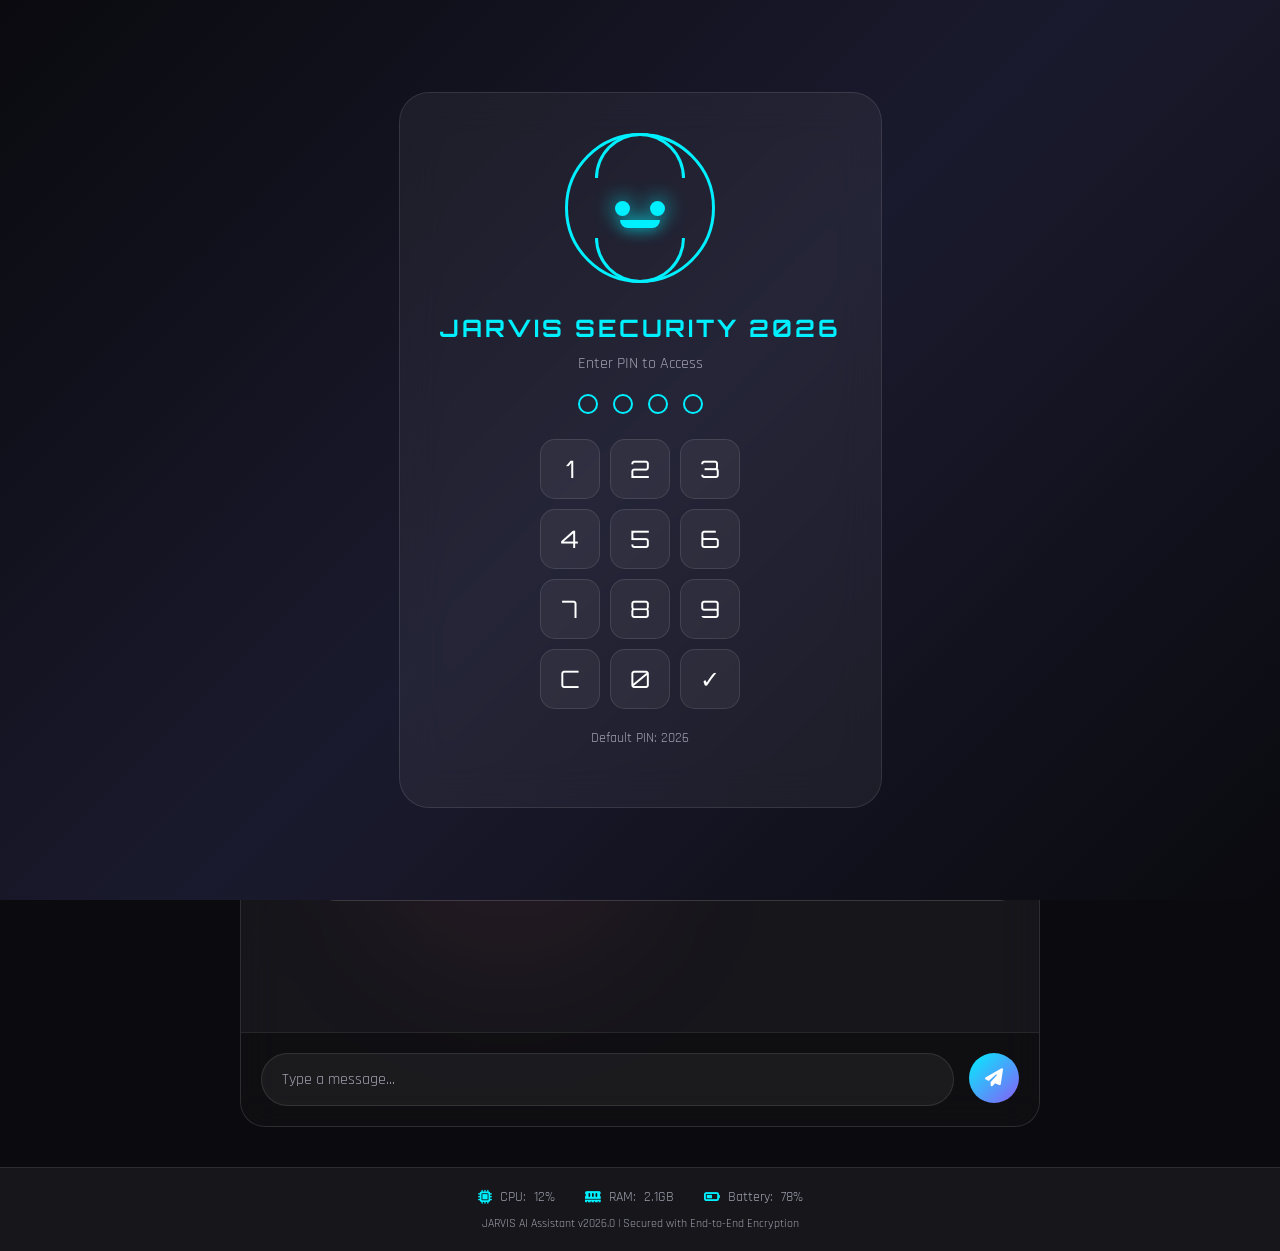
<file: index.html>
<!DOCTYPE html>
<html lang="en">
<head>
    <meta charset="UTF-8">
    <meta name="viewport" content="width=device-width, initial-scale=1.0">
    <title>Jarvis AI Assistant</title>
    <link rel="stylesheet" href="style.css">
    <link href="https://fonts.googleapis.com/css2?family=Orbitron:wght@400;500;700;900&family=Rajdhani:wght@300;400;500;600;700&display=swap" rel="stylesheet">
    <link rel="stylesheet" href="https://cdnjs.cloudflare.com/ajax/libs/font-awesome/6.4.0/css/all.min.css">
</head>
<body>
    <div class="security-overlay" id="securityOverlay">
        <div class="security-box">
            <div class="jarvis-face">
                <div class="arc arc-left"></div>
                <div class="arc arc-right"></div>
                <div class="arc arc-top"></div>
                <div class="arc arc-bottom"></div>
                <div class="face">
                    <div class="eye left-eye"></div>
                    <div class="eye right-eye"></div>
                    <div class="mouth"></div>
                </div>
            </div>
            <h2>JARVIS SECURITY 2026</h2>
            <p>Enter PIN to Access</p>
            <div class="pin-display">
                <span class="pin-dot"></span>
                <span class="pin-dot"></span>
                <span class="pin-dot"></span>
                <span class="pin-dot"></span>
            </div>
            <div class="keypad">
                <button onclick="enterPin(1)">1</button>
                <button onclick="enterPin(2)">2</button>
                <button onclick="enterPin(3)">3</button>
                <button onclick="enterPin(4)">4</button>
                <button onclick="enterPin(5)">5</button>
                <button onclick="enterPin(6)">6</button>
                <button onclick="enterPin(7)">7</button>
                <button onclick="enterPin(8)">8</button>
                <button onclick="enterPin(9)">9</button>
                <button onclick="clearPin()">C</button>
                <button onclick="enterPin(0)">0</button>
                <button onclick="verifyPin()">✓</button>
            </div>
            <p class="hint">Default PIN: 2026</p>
        </div>
    </div>

    <div class="main-container" id="mainContainer">
        <div class="background-effects">
            <div class="grid-overlay"></div>
            <div class="glow-orb orb-1"></div>
            <div class="glow-orb orb-2"></div>
            <div class="glow-orb orb-3"></div>
        </div>

        <header class="header">
            <div class="logo">
                <div class="jarvis-logo">
                    <div class="j-arc j-arc-left"></div>
                    <div class="j-arc j-arc-right"></div>
                    <div class="j-face">
                        <div class="j-eye"></div>
                    </div>
                </div>
                <span>JARVIS</span>
            </div>
            <div class="header-controls">
                <div class="language-selector">
                    <button class="lang-btn" id="langBtn" onclick="toggleLanguageMenu()">
                        <i class="fas fa-globe"></i>
                        <span id="currentLang">English</span>
                    </button>
                    <div class="language-menu" id="languageMenu">
                        <button onclick="setLanguage('en')">🇺🇸 English</button>
                        <button onclick="setLanguage('ur')">🇵🇰 اردو</button>
                        <button onclick="setLanguage('hi')">🇮🇳 हिंदी</button>
                        <button onclick="setLanguage('ru')">🇷🇺 Русский</button>
                        <button onclick="setLanguage('zh')">🇨🇳 中文</button>
                        <button onclick="setLanguage('ar')">🇸🇦 العربية</button>
                    </div>
                </div>
                <div class="status-indicator">
                    <span class="status-dot"></span>
                    <span>ONLINE</span>
                </div>
                <div class="security-badge">
                    <i class="fas fa-shield-alt"></i>
                    <span>SECURE 2026</span>
                </div>
                <button class="lock-btn" onclick="showSecurity()">
                    <i class="fas fa-lock"></i>
                </button>
            </div>
        </header>

        <main class="main-content">
            <div class="jarvis-display" id="jarvisDisplay">
                <div class="j-core">
                    <div class="core-ring ring-1"></div>
                    <div class="core-ring ring-2"></div>
                    <div class="core-ring ring-3"></div>
                    <div class="core-center">
                        <div class="pulse-core"></div>
                    </div>
                </div>
                <div class="response-area" id="responseArea">
                    <p class="welcome-text">Hello Sir! I am Jarvis. How may I assist you today?</p>
                </div>
            </div>

            <div class="control-panel">
                <button class="voice-btn" id="voiceBtn" onclick="toggleVoice()">
                    <div class="voice-ring"></div>
                    <div class="voice-ring ring-delay-1"></div>
                    <div class="voice-ring ring-delay-2"></div>
                    <i class="fas fa-microphone"></i>
                </button>
                <p class="voice-hint" id="voiceHint">Tap to speak</p>
            </div>

            <div class="quick-commands">
                <button class="command-chip" onclick="executeCommand('open whatsapp')">
                    <i class="fab fa-whatsapp"></i>
                    WhatsApp
                </button>
                <button class="command-chip" onclick="executeCommand('open camera')">
                    <i class="fas fa-camera"></i>
                    Camera
                </button>
                <button class="command-chip" onclick="executeCommand('open browser')">
                    <i class="fas fa-globe"></i>
                    Browser
                </button>
                <button class="command-chip" onclick="executeCommand('what is ai')">
                    <i class="fas fa-robot"></i>
                    What is AI?
                </button>
                <button class="command-chip" onclick="executeCommand('tell me a joke')">
                    <i class="fas fa-laugh"></i>
                    Joke
                </button>
                <button class="command-chip" onclick="executeCommand('play music')">
                    <i class="fas fa-music"></i>
                    Music
                </button>
                <button class="command-chip all-apps-btn" onclick="toggleAllApps()">
                    <i class="fas fa-th"></i>
                    All Apps
                </button>
            </div>

            <!-- All Apps Grid -->
            <div class="all-apps-section" id="allAppsSection">
                <div class="all-apps-header">
                    <h2><i class="fas fa-th"></i> All Applications</h2>
                    <button class="close-apps-btn" onclick="toggleAllApps()">
                        <i class="fas fa-times"></i>
                    </button>
                </div>
                <div class="apps-grid" id="appsGrid">
                    <!-- Apps will be populated by JavaScript -->
                </div>
            </div>

            <div class="chat-container" id="chatContainer">
                <div class="chat-messages" id="chatMessages">
                    <div class="message bot-message">
                        <div class="message-icon">
                            <i class="fas fa-robot"></i>
                        </div>
                        <div class="message-content">
                            <p>Hello Sir! I am Jarvis, your personal AI assistant. I can:</p>
                            <ul>
                                <li>🎤 Control by voice</li>
                                <li>📱 Open any app</li>
                                <li>🤖 Answer questions</li>
                                <li>🔒 Secure your device</li>
                            </ul>
                        </div>
                    </div>
                </div>
                <div class="chat-input-area">
                    <input type="text" id="chatInput" placeholder="Type a message..." onkeypress="handleChatKeyPress(event)">
                    <button class="send-btn" onclick="sendMessage()">
                        <i class="fas fa-paper-plane"></i>
                    </button>
                </div>
            </div>
        </main>

        <footer class="footer">
            <div class="system-status">
                <span><i class="fas fa-microchip"></i> CPU: <span id="cpuStatus">12%</span></span>
                <span><i class="fas fa-memory"></i> RAM: <span id="ramStatus">2.1GB</span></span>
                <span><i class="fas fa-battery-half"></i> Battery: <span id="batteryStatus">78%</span></span>
            </div>
            <p class="footer-text">JARVIS AI Assistant v2026.0 | Secured with End-to-End Encryption</p>
        </footer>
    </div>

    <script src="app.js"></script>
</body>
</html>
</file>
<file: style.css>
/* Jarvis AI Assistant - 2026 Modern UI */
@import url('https://fonts.googleapis.com/css2?family=Orbitron:wght@400;500;700;900&family=Rajdhani:wght@300;400;500;600;700&display=swap');

* {
    margin: 0;
    padding: 0;
    box-sizing: border-box;
}

:root {
    --primary-cyan: #00f0ff;
    --primary-blue: #0066ff;
    --accent-purple: #8b5cf6;
    --accent-pink: #ec4899;
    --dark-bg: #0a0a0f;
    --dark-secondary: #12121a;
    --glass-bg: rgba(255, 255, 255, 0.05);
    --glass-border: rgba(255, 255, 255, 0.1);
    --text-primary: #ffffff;
    --text-secondary: #a0a0b0;
    --success: #10b981;
    --warning: #f59e0b;
    --danger: #ef4444;
}

body {
    font-family: 'Rajdhani', sans-serif;
    background: var(--dark-bg);
    color: var(--text-primary);
    min-height: 100vh;
    overflow-x: hidden;
}

/* Security Overlay */
.security-overlay {
    position: fixed;
    top: 0;
    left: 0;
    width: 100%;
    height: 100%;
    background: linear-gradient(135deg, #0a0a0f 0%, #1a1a2e 50%, #0a0a0f 100%);
    display: flex;
    justify-content: center;
    align-items: center;
    z-index: 9999;
    opacity: 1;
    transition: opacity 0.5s ease;
}

.security-overlay.hidden {
    opacity: 0;
    pointer-events: none;
}

.security-box {
    text-align: center;
    padding: 40px;
    background: var(--glass-bg);
    backdrop-filter: blur(20px);
    border: 1px solid var(--glass-border);
    border-radius: 30px;
    animation: securityPulse 2s ease-in-out infinite;
}

@keyframes securityPulse {
    0%, 100% { box-shadow: 0 0 30px rgba(0, 240, 255, 0.3); }
    50% { box-shadow: 0 0 60px rgba(0, 240, 255, 0.6); }
}

.jarvis-face {
    position: relative;
    width: 150px;
    height: 150px;
    margin: 0 auto 30px;
}

.arc {
    position: absolute;
    border: 3px solid var(--primary-cyan);
    border-radius: 50%;
    animation: arcRotate 3s linear infinite;
}

.arc-left {
    width: 100%;
    height: 100%;
    top: 0;
    left: 0;
    clip-path: polygon(0 0, 50% 0, 50% 100%, 0 100%);
}

.arc-right {
    width: 100%;
    height: 100%;
    top: 0;
    left: 0;
    clip-path: polygon(50% 0, 100% 0, 100% 100%, 50% 100%);
}

.arc-top {
    width: 60%;
    height: 30%;
    top: 0;
    left: 20%;
    border-bottom: none;
    border-radius: 100px 100px 0 0;
}

.arc-bottom {
    width: 60%;
    height: 30%;
    bottom: 0;
    left: 20%;
    border-top: none;
    border-radius: 0 0 100px 100px;
}

@keyframes arcRotate {
    from { transform: rotate(0deg); }
    to { transform: rotate(360deg); }
}

.face {
    position: absolute;
    top: 50%;
    left: 50%;
    transform: translate(-50%, -50%);
    width: 80px;
    height: 50px;
    display: flex;
    justify-content: center;
    align-items: center;
    gap: 20px;
}

.eye {
    width: 15px;
    height: 15px;
    background: var(--primary-cyan);
    border-radius: 50%;
    animation: blink 4s ease-in-out infinite;
    box-shadow: 0 0 20px var(--primary-cyan);
}

@keyframes blink {
    0%, 90%, 100% { transform: scaleY(1); }
    95% { transform: scaleY(0.1); }
}

.mouth {
    position: absolute;
    bottom: 5px;
    width: 40px;
    height: 8px;
    background: var(--primary-cyan);
    border-radius: 0 0 20px 20px;
    box-shadow: 0 0 15px var(--primary-cyan);
}

.security-box h2 {
    font-family: 'Orbitron', sans-serif;
    color: var(--primary-cyan);
    margin-bottom: 10px;
    letter-spacing: 3px;
}

.security-box p {
    color: var(--text-secondary);
    margin-bottom: 20px;
}

.pin-display {
    display: flex;
    justify-content: center;
    gap: 15px;
    margin-bottom: 25px;
}

.pin-dot {
    width: 20px;
    height: 20px;
    border: 2px solid var(--primary-cyan);
    border-radius: 50%;
    transition: all 0.3s ease;
}

.pin-dot.filled {
    background: var(--primary-cyan);
    box-shadow: 0 0 15px var(--primary-cyan);
}

.keypad {
    display: grid;
    grid-template-columns: repeat(3, 60px);
    gap: 10px;
    justify-content: center;
}

.keypad button {
    width: 60px;
    height: 60px;
    font-size: 24px;
    font-family: 'Orbitron', sans-serif;
    background: var(--glass-bg);
    border: 1px solid var(--glass-border);
    color: var(--text-primary);
    border-radius: 15px;
    cursor: pointer;
    transition: all 0.3s ease;
}

.keypad button:hover {
    background: rgba(0, 240, 255, 0.2);
    border-color: var(--primary-cyan);
    box-shadow: 0 0 20px rgba(0, 240, 255, 0.3);
}

.keypad button:active {
    transform: scale(0.95);
}

.hint {
    margin-top: 20px;
    font-size: 14px;
    color: var(--accent-purple);
}

/* Main Container */
.main-container {
    min-height: 100vh;
    position: relative;
}

.background-effects {
    position: fixed;
    top: 0;
    left: 0;
    width: 100%;
    height: 100%;
    pointer-events: none;
    z-index: -1;
}

.grid-overlay {
    position: absolute;
    width: 100%;
    height: 100%;
    background-image: 
        linear-gradient(rgba(0, 240, 255, 0.03) 1px, transparent 1px),
        linear-gradient(90deg, rgba(0, 240, 255, 0.03) 1px, transparent 1px);
    background-size: 50px 50px;
    animation: gridMove 20s linear infinite;
}

@keyframes gridMove {
    from { transform: translate(0, 0); }
    to { transform: translate(50px, 50px); }
}

.glow-orb {
    position: absolute;
    border-radius: 50%;
    filter: blur(80px);
    animation: orbFloat 8s ease-in-out infinite;
}

.orb-1 {
    width: 400px;
    height: 400px;
    background: rgba(0, 240, 255, 0.15);
    top: -100px;
    left: -100px;
}

.orb-2 {
    width: 300px;
    height: 300px;
    background: rgba(139, 92, 246, 0.15);
    bottom: 20%;
    right: -50px;
    animation-delay: -3s;
}

.orb-3 {
    width: 250px;
    height: 250px;
    background: rgba(236, 72, 153, 0.1);
    bottom: -50px;
    left: 30%;
    animation-delay: -5s;
}

@keyframes orbFloat {
    0%, 100% { transform: translate(0, 0); }
    50% { transform: translate(30px, -30px); }
}

/* Header */
.header {
    display: flex;
    justify-content: space-between;
    align-items: center;
    padding: 20px 40px;
    background: var(--glass-bg);
    backdrop-filter: blur(20px);
    border-bottom: 1px solid var(--glass-border);
    position: sticky;
    top: 0;
    z-index: 100;
}

.logo {
    display: flex;
    align-items: center;
    gap: 15px;
}

.jarvis-logo {
    position: relative;
    width: 50px;
    height: 50px;
}

.j-arc {
    position: absolute;
    border: 2px solid var(--primary-cyan);
    border-radius: 50%;
    animation: jArcPulse 2s ease-in-out infinite;
}

.j-arc-left {
    width: 100%;
    height: 100%;
    top: 0;
    left: 0;
    clip-path: polygon(0 0, 50% 0, 50% 100%, 0 100%);
}

.j-arc-right {
    width: 100%;
    height: 100%;
    top: 0;
    left: 0;
    clip-path: polygon(50% 0, 100% 0, 100% 100%, 50% 100%);
}

@keyframes jArcPulse {
    0%, 100% { opacity: 0.5; }
    50% { opacity: 1; }
}

.j-face {
    position: absolute;
    top: 50%;
    left: 50%;
    transform: translate(-50%, -50%);
}

.j-eye {
    width: 12px;
    height: 12px;
    background: var(--primary-cyan);
    border-radius: 50%;
    box-shadow: 0 0 15px var(--primary-cyan);
}

.logo span {
    font-family: 'Orbitron', sans-serif;
    font-size: 28px;
    font-weight: 700;
    background: linear-gradient(90deg, var(--primary-cyan), var(--accent-purple));
    -webkit-background-clip: text;
    -webkit-text-fill-color: transparent;
    letter-spacing: 5px;
}

.header-controls {
    display: flex;
    align-items: center;
    gap: 20px;
}

.status-indicator {
    display: flex;
    align-items: center;
    gap: 8px;
    font-size: 14px;
    color: var(--success);
}

.status-dot {
    width: 10px;
    height: 10px;
    background: var(--success);
    border-radius: 50%;
    animation: statusBlink 2s ease-in-out infinite;
}

@keyframes statusBlink {
    0%, 100% { opacity: 1; }
    50% { opacity: 0.5; }
}

.security-badge {
    display: flex;
    align-items: center;
    gap: 8px;
    padding: 8px 15px;
    background: rgba(16, 185, 129, 0.1);
    border: 1px solid var(--success);
    border-radius: 20px;
    font-size: 12px;
    color: var(--success);
}

.lock-btn {
    width: 40px;
    height: 40px;
    background: var(--glass-bg);
    border: 1px solid var(--glass-border);
    border-radius: 10px;
    color: var(--text-secondary);
    cursor: pointer;
    transition: all 0.3s ease;
}

.lock-btn:hover {
    background: rgba(0, 240, 255, 0.1);
    border-color: var(--primary-cyan);
    color: var(--primary-cyan);
}

/* Main Content */
.main-content {
    padding: 40px;
    max-width: 1200px;
    margin: 0 auto;
}

/* Jarvis Display */
.jarvis-display {
    display: flex;
    justify-content: center;
    align-items: center;
    gap: 60px;
    margin-bottom: 40px;
    flex-wrap: wrap;
}

.j-core {
    position: relative;
    width: 200px;
    height: 200px;
}

.core-ring {
    position: absolute;
    border: 2px solid transparent;
    border-radius: 50%;
    animation: ringRotate 4s linear infinite;
}

.ring-1 {
    width: 100%;
    height: 100%;
    top: 0;
    left: 0;
    border-top-color: var(--primary-cyan);
    border-right-color: var(--primary-cyan);
}

.ring-2 {
    width: 70%;
    height: 70%;
    top: 15%;
    left: 15%;
    border-bottom-color: var(--accent-purple);
    border-left-color: var(--accent-purple);
    animation-direction: reverse;
    animation-duration: 3s;
}

.ring-3 {
    width: 40%;
    height: 40%;
    top: 30%;
    left: 30%;
    border-color: var(--accent-pink);
    animation-duration: 2s;
}

@keyframes ringRotate {
    from { transform: rotate(0deg); }
    to { transform: rotate(360deg); }
}

.core-center {
    position: absolute;
    top: 50%;
    left: 50%;
    transform: translate(-50%, -50%);
    width: 60px;
    height: 60px;
}

.pulse-core {
    width: 100%;
    height: 100%;
    background: radial-gradient(circle, var(--primary-cyan), var(--accent-purple));
    border-radius: 50%;
    animation: corePulse 2s ease-in-out infinite;
    box-shadow: 0 0 30px var(--primary-cyan);
}

@keyframes corePulse {
    0%, 100% { transform: scale(1); box-shadow: 0 0 30px var(--primary-cyan); }
    50% { transform: scale(1.1); box-shadow: 0 0 50px var(--primary-cyan), 0 0 80px var(--accent-purple); }
}

.response-area {
    max-width: 500px;
    padding: 30px;
    background: var(--glass-bg);
    backdrop-filter: blur(20px);
    border: 1px solid var(--glass-border);
    border-radius: 20px;
    min-height: 150px;
}

.welcome-text {
    font-size: 18px;
    line-height: 1.6;
    color: var(--primary-cyan);
    animation: textGlow 3s ease-in-out infinite;
}

@keyframes textGlow {
    0%, 100% { text-shadow: 0 0 10px rgba(0, 240, 255, 0.5); }
    50% { text-shadow: 0 0 20px rgba(0, 240, 255, 0.8); }
}

/* Control Panel */
.control-panel {
    text-align: center;
    margin-bottom: 40px;
}

.voice-btn {
    position: relative;
    width: 100px;
    height: 100px;
    background: linear-gradient(135deg, var(--primary-cyan), var(--accent-purple));
    border: none;
    border-radius: 50%;
    cursor: pointer;
    transition: all 0.3s ease;
    overflow: visible;
}

.voice-btn:hover {
    transform: scale(1.1);
    box-shadow: 0 0 40px var(--primary-cyan);
}

.voice-btn.active {
    background: linear-gradient(135deg, var(--accent-pink), var(--danger));
    animation: voiceActive 0.5s ease-in-out infinite;
}

@keyframes voiceActive {
    0%, 100% { box-shadow: 0 0 40px var(--accent-pink); }
    50% { box-shadow: 0 0 60px var(--accent-pink), 0 0 80px var(--danger); }
}

.voice-btn i {
    font-size: 32px;
    color: white;
    position: relative;
    z-index: 2;
}

.voice-ring {
    position: absolute;
    top: 50%;
    left: 50%;
    transform: translate(-50%, -50%);
    width: 100%;
    height: 100%;
    border: 2px solid var(--primary-cyan);
    border-radius: 50%;
    animation: voiceRing 2s ease-out infinite;
    opacity: 0;
}

.voice-btn.active .voice-ring {
    opacity: 1;
}

.ring-delay-1 { animation-delay: 0.5s; }
.ring-delay-2 { animation-delay: 1s; }

@keyframes voiceRing {
    0% { width: 100%; height: 100%; opacity: 1; }
    100% { width: 200%; height: 200%; opacity: 0; }
}

.voice-hint {
    margin-top: 15px;
    color: var(--text-secondary);
    font-size: 14px;
}

/* Quick Commands */
.quick-commands {
    display: flex;
    flex-wrap: wrap;
    justify-content: center;
    gap: 15px;
    margin-bottom: 40px;
}

.command-chip {
    display: flex;
    align-items: center;
    gap: 10px;
    padding: 12px 25px;
    background: var(--glass-bg);
    border: 1px solid var(--glass-border);
    border-radius: 30px;
    color: var(--text-primary);
    font-family: 'Rajdhani', sans-serif;
    font-size: 16px;
    font-weight: 500;
    cursor: pointer;
    transition: all 0.3s ease;
}

.command-chip:hover {
    background: rgba(0, 240, 255, 0.1);
    border-color: var(--primary-cyan);
    transform: translateY(-3px);
    box-shadow: 0 10px 30px rgba(0, 240, 255, 0.2);
}

.command-chip i {
    color: var(--primary-cyan);
}

/* Chat Container */
.chat-container {
    max-width: 800px;
    margin: 0 auto;
    background: var(--glass-bg);
    backdrop-filter: blur(20px);
    border: 1px solid var(--glass-border);
    border-radius: 25px;
    overflow: hidden;
}

.chat-messages {
    height: 400px;
    overflow-y: auto;
    padding: 20px;
}

.message {
    display: flex;
    gap: 15px;
    margin-bottom: 20px;
    animation: messageSlide 0.3s ease;
}

@keyframes messageSlide {
    from { opacity: 0; transform: translateY(20px); }
    to { opacity: 1; transform: translateY(0); }
}

.message-icon {
    width: 40px;
    height: 40px;
    background: linear-gradient(135deg, var(--primary-cyan), var(--accent-purple));
    border-radius: 50%;
    display: flex;
    align-items: center;
    justify-content: center;
    flex-shrink: 0;
}

.message-icon i {
    font-size: 18px;
}

.user-message .message-icon {
    background: linear-gradient(135deg, var(--accent-purple), var(--accent-pink));
}

.message-content {
    flex: 1;
    padding: 15px 20px;
    background: rgba(255, 255, 255, 0.05);
    border-radius: 0 20px 20px 20px;
    border: 1px solid var(--glass-border);
}

.user-message .message-content {
    background: rgba(0, 240, 255, 0.1);
    border-color: rgba(0, 240, 255, 0.3);
    border-radius: 20px 0 20px 20px;
}

.message-content p {
    line-height: 1.6;
}

.message-content ul {
    margin-top: 10px;
    padding-left: 20px;
}

.message-content li {
    margin: 5px 0;
    color: var(--text-secondary);
}

/* Chat Input */
.chat-input-area {
    display: flex;
    gap: 15px;
    padding: 20px;
    background: rgba(0, 0, 0, 0.3);
    border-top: 1px solid var(--glass-border);
}

.chat-input-area input {
    flex: 1;
    padding: 15px 20px;
    background: var(--glass-bg);
    border: 1px solid var(--glass-border);
    border-radius: 30px;
    color: var(--text-primary);
    font-family: 'Rajdhani', sans-serif;
    font-size: 16px;
    outline: none;
    transition: all 0.3s ease;
}

.chat-input-area input:focus {
    border-color: var(--primary-cyan);
    box-shadow: 0 0 20px rgba(0, 240, 255, 0.2);
}

.chat-input-area input::placeholder {
    color: var(--text-secondary);
}

.send-btn {
    width: 50px;
    height: 50px;
    background: linear-gradient(135deg, var(--primary-cyan), var(--accent-purple));
    border: none;
    border-radius: 50%;
    color: white;
    font-size: 18px;
    cursor: pointer;
    transition: all 0.3s ease;
}

.send-btn:hover {
    transform: scale(1.1);
    box-shadow: 0 0 30px var(--primary-cyan);
}

/* Footer */
.footer {
    padding: 20px 40px;
    background: var(--glass-bg);
    border-top: 1px solid var(--glass-border);
    text-align: center;
}

.system-status {
    display: flex;
    justify-content: center;
    gap: 30px;
    margin-bottom: 10px;
    font-size: 14px;
    color: var(--text-secondary);
}

.system-status span {
    display: flex;
    align-items: center;
    gap: 8px;
}

.system-status i {
    color: var(--primary-cyan);
}

.footer-text {
    font-size: 12px;
    color: var(--text-secondary);
}

/* Responsive */
@media (max-width: 768px) {
    .header {
        flex-direction: column;
        gap: 15px;
        padding: 15px 20px;
    }

    .header-controls {
        width: 100%;
        justify-content: center;
    }

    .main-content {
        padding: 20px;
    }

    .jarvis-display {
        flex-direction: column;
    }

    .quick-commands {
        gap: 10px;
    }

    .command-chip {
        padding: 10px 18px;
        font-size: 14px;
    }

    .system-status {
        flex-direction: column;
        gap: 10px;
    }
}

/* ==================== LANGUAGE SELECTOR ==================== */
.language-selector {
    position: relative;
}

.lang-btn {
    display: flex;
    align-items: center;
    gap: 8px;
    padding: 8px 15px;
    background: var(--glass-bg);
    border: 1px solid var(--glass-border);
    border-radius: 20px;
    color: var(--text-primary);
    font-family: 'Rajdhani', sans-serif;
    font-size: 14px;
    cursor: pointer;
    transition: all 0.3s ease;
}

.lang-btn:hover {
    background: rgba(0, 240, 255, 0.1);
    border-color: var(--primary-cyan);
}

.lang-btn i {
    color: var(--primary-cyan);
}

.language-menu {
    position: absolute;
    top: 100%;
    right: 0;
    margin-top: 10px;
    background: var(--dark-secondary);
    border: 1px solid var(--glass-border);
    border-radius: 15px;
    overflow: hidden;
    opacity: 0;
    visibility: hidden;
    transform: translateY(-10px);
    transition: all 0.3s ease;
    z-index: 1000;
    min-width: 160px;
}

.language-menu.show {
    opacity: 1;
    visibility: visible;
    transform: translateY(0);
}

.language-menu button {
    display: block;
    width: 100%;
    padding: 12px 20px;
    background: none;
    border: none;
    color: var(--text-primary);
    font-family: 'Rajdhani', sans-serif;
    font-size: 14px;
    text-align: left;
    cursor: pointer;
    transition: all 0.3s ease;
}

.language-menu button:hover {
    background: rgba(0, 240, 255, 0.1);
    color: var(--primary-cyan);
}

/* ==================== ALL APPS SECTION ==================== */
.all-apps-section {
    display: none;
    position: fixed;
    top: 0;
    left: 0;
    width: 100%;
    height: 100%;
    background: rgba(0, 0, 0, 0.95);
    z-index: 9998;
    overflow-y: auto;
    padding: 20px;
}

.all-apps-section.show {
    display: block;
    animation: fadeIn 0.3s ease;
}

.all-apps-header {
    display: flex;
    justify-content: space-between;
    align-items: center;
    max-width: 1000px;
    margin: 0 auto 30px;
    padding-top: 60px;
}

.all-apps-header h2 {
    font-family: 'Orbitron', sans-serif;
    color: var(--primary-cyan);
    font-size: 24px;
}

.close-apps-btn {
    width: 50px;
    height: 50px;
    background: var(--glass-bg);
    border: 1px solid var(--glass-border);
    border-radius: 50%;
    color: var(--text-primary);
    font-size: 20px;
    cursor: pointer;
    transition: all 0.3s ease;
}

.close-apps-btn:hover {
    background: rgba(239, 68, 68, 0.2);
    border-color: var(--danger);
    color: var(--danger);
}

.apps-grid {
    display: grid;
    grid-template-columns: repeat(auto-fill, minmax(120px, 1fr));
    gap: 20px;
    max-width: 1000px;
    margin: 0 auto;
}

.app-card {
    display: flex;
    flex-direction: column;
    align-items: center;
    padding: 20px 15px;
    background: var(--glass-bg);
    border: 1px solid var(--glass-border);
    border-radius: 20px;
    cursor: pointer;
    transition: all 0.3s ease;
}

.app-card:hover {
    transform: translateY(-5px);
    border-color: var(--primary-cyan);
    box-shadow: 0 10px 30px rgba(0, 240, 255, 0.2);
}

.app-card .app-icon {
    width: 60px;
    height: 60px;
    border-radius: 15px;
    display: flex;
    justify-content: center;
    align-items: center;
    font-size: 28px;
    color: white;
    margin-bottom: 12px;
}

.app-card .app-name {
    font-size: 14px;
    font-weight: 600;
    color: var(--text-primary);
    text-align: center;
    margin-bottom: 5px;
}

.app-card .app-category {
    font-size: 11px;
    color: var(--text-secondary);
    text-transform: uppercase;
    letter-spacing: 1px;
}

.all-apps-btn {
    background: linear-gradient(135deg, var(--accent-purple), var(--accent-pink)) !important;
}

.all-apps-btn i {
    color: white !important;
}

/* Scrollbar */
::-webkit-scrollbar {
    width: 8px;
}

::-webkit-scrollbar-track {
    background: var(--dark-secondary);
}

::-webkit-scrollbar-thumb {
    background: var(--primary-cyan);
    border-radius: 4px;
}

::-webkit-scrollbar-thumb:hover {
    background: var(--accent-purple);
}

/* Loading Animation */
.loading {
    display: inline-block;
    width: 20px;
    height: 20px;
    border: 2px solid var(--glass-border);
    border-top-color: var(--primary-cyan);
    border-radius: 50%;
    animation: spin 1s linear infinite;
}

@keyframes spin {
    to { transform: rotate(360deg); }
}
</file>
<file: jarvis-ai-assistant/style.css>
/* Jarvis AI Assistant - 2026 Modern UI */
@import url('https://fonts.googleapis.com/css2?family=Orbitron:wght@400;500;700;900&family=Rajdhani:wght@300;400;500;600;700&display=swap');

* {
    margin: 0;
    padding: 0;
    box-sizing: border-box;
}

:root {
    --primary-cyan: #00f0ff;
    --primary-blue: #0066ff;
    --accent-purple: #8b5cf6;
    --accent-pink: #ec4899;
    --dark-bg: #0a0a0f;
    --dark-secondary: #12121a;
    --glass-bg: rgba(255, 255, 255, 0.05);
    --glass-border: rgba(255, 255, 255, 0.1);
    --text-primary: #ffffff;
    --text-secondary: #a0a0b0;
    --success: #10b981;
    --warning: #f59e0b;
    --danger: #ef4444;
}

body {
    font-family: 'Rajdhani', sans-serif;
    background: var(--dark-bg);
    color: var(--text-primary);
    min-height: 100vh;
    overflow-x: hidden;
}

/* Security Overlay */
.security-overlay {
    position: fixed;
    top: 0;
    left: 0;
    width: 100%;
    height: 100%;
    background: linear-gradient(135deg, #0a0a0f 0%, #1a1a2e 50%, #0a0a0f 100%);
    display: flex;
    justify-content: center;
    align-items: center;
    z-index: 9999;
    opacity: 1;
    transition: opacity 0.5s ease;
}

.security-overlay.hidden {
    opacity: 0;
    pointer-events: none;
}

.security-box {
    text-align: center;
    padding: 40px;
    background: var(--glass-bg);
    backdrop-filter: blur(20px);
    border: 1px solid var(--glass-border);
    border-radius: 30px;
    animation: securityPulse 2s ease-in-out infinite;
}

@keyframes securityPulse {
    0%, 100% { box-shadow: 0 0 30px rgba(0, 240, 255, 0.3); }
    50% { box-shadow: 0 0 60px rgba(0, 240, 255, 0.6); }
}

.jarvis-face {
    position: relative;
    width: 150px;
    height: 150px;
    margin: 0 auto 30px;
}

.arc {
    position: absolute;
    border: 3px solid var(--primary-cyan);
    border-radius: 50%;
    animation: arcRotate 3s linear infinite;
}

.arc-left {
    width: 100%;
    height: 100%;
    top: 0;
    left: 0;
    clip-path: polygon(0 0, 50% 0, 50% 100%, 0 100%);
}

.arc-right {
    width: 100%;
    height: 100%;
    top: 0;
    left: 0;
    clip-path: polygon(50% 0, 100% 0, 100% 100%, 50% 100%);
}

.arc-top {
    width: 60%;
    height: 30%;
    top: 0;
    left: 20%;
    border-bottom: none;
    border-radius: 100px 100px 0 0;
}

.arc-bottom {
    width: 60%;
    height: 30%;
    bottom: 0;
    left: 20%;
    border-top: none;
    border-radius: 0 0 100px 100px;
}

@keyframes arcRotate {
    from { transform: rotate(0deg); }
    to { transform: rotate(360deg); }
}

.face {
    position: absolute;
    top: 50%;
    left: 50%;
    transform: translate(-50%, -50%);
    width: 80px;
    height: 50px;
    display: flex;
    justify-content: center;
    align-items: center;
    gap: 20px;
}

.eye {
    width: 15px;
    height: 15px;
    background: var(--primary-cyan);
    border-radius: 50%;
    animation: blink 4s ease-in-out infinite;
    box-shadow: 0 0 20px var(--primary-cyan);
}

@keyframes blink {
    0%, 90%, 100% { transform: scaleY(1); }
    95% { transform: scaleY(0.1); }
}

.mouth {
    position: absolute;
    bottom: 5px;
    width: 40px;
    height: 8px;
    background: var(--primary-cyan);
    border-radius: 0 0 20px 20px;
    box-shadow: 0 0 15px var(--primary-cyan);
}

.security-box h2 {
    font-family: 'Orbitron', sans-serif;
    color: var(--primary-cyan);
    margin-bottom: 10px;
    letter-spacing: 3px;
}

.security-box p {
    color: var(--text-secondary);
    margin-bottom: 20px;
}

.pin-display {
    display: flex;
    justify-content: center;
    gap: 15px;
    margin-bottom: 25px;
}

.pin-dot {
    width: 20px;
    height: 20px;
    border: 2px solid var(--primary-cyan);
    border-radius: 50%;
    transition: all 0.3s ease;
}

.pin-dot.filled {
    background: var(--primary-cyan);
    box-shadow: 0 0 15px var(--primary-cyan);
}

.keypad {
    display: grid;
    grid-template-columns: repeat(3, 60px);
    gap: 10px;
    justify-content: center;
}

.keypad button {
    width: 60px;
    height: 60px;
    font-size: 24px;
    font-family: 'Orbitron', sans-serif;
    background: var(--glass-bg);
    border: 1px solid var(--glass-border);
    color: var(--text-primary);
    border-radius: 15px;
    cursor: pointer;
    transition: all 0.3s ease;
}

.keypad button:hover {
    background: rgba(0, 240, 255, 0.2);
    border-color: var(--primary-cyan);
    box-shadow: 0 0 20px rgba(0, 240, 255, 0.3);
}

.keypad button:active {
    transform: scale(0.95);
}

.hint {
    margin-top: 20px;
    font-size: 14px;
    color: var(--accent-purple);
}

/* Main Container */
.main-container {
    min-height: 100vh;
    position: relative;
}

.background-effects {
    position: fixed;
    top: 0;
    left: 0;
    width: 100%;
    height: 100%;
    pointer-events: none;
    z-index: -1;
}

.grid-overlay {
    position: absolute;
    width: 100%;
    height: 100%;
    background-image: 
        linear-gradient(rgba(0, 240, 255, 0.03) 1px, transparent 1px),
        linear-gradient(90deg, rgba(0, 240, 255, 0.03) 1px, transparent 1px);
    background-size: 50px 50px;
    animation: gridMove 20s linear infinite;
}

@keyframes gridMove {
    from { transform: translate(0, 0); }
    to { transform: translate(50px, 50px); }
}

.glow-orb {
    position: absolute;
    border-radius: 50%;
    filter: blur(80px);
    animation: orbFloat 8s ease-in-out infinite;
}

.orb-1 {
    width: 400px;
    height: 400px;
    background: rgba(0, 240, 255, 0.15);
    top: -100px;
    left: -100px;
}

.orb-2 {
    width: 300px;
    height: 300px;
    background: rgba(139, 92, 246, 0.15);
    bottom: 20%;
    right: -50px;
    animation-delay: -3s;
}

.orb-3 {
    width: 250px;
    height: 250px;
    background: rgba(236, 72, 153, 0.1);
    bottom: -50px;
    left: 30%;
    animation-delay: -5s;
}

@keyframes orbFloat {
    0%, 100% { transform: translate(0, 0); }
    50% { transform: translate(30px, -30px); }
}

/* Header */
.header {
    display: flex;
    justify-content: space-between;
    align-items: center;
    padding: 20px 40px;
    background: var(--glass-bg);
    backdrop-filter: blur(20px);
    border-bottom: 1px solid var(--glass-border);
    position: sticky;
    top: 0;
    z-index: 100;
}

.logo {
    display: flex;
    align-items: center;
    gap: 15px;
}

.jarvis-logo {
    position: relative;
    width: 50px;
    height: 50px;
}

.j-arc {
    position: absolute;
    border: 2px solid var(--primary-cyan);
    border-radius: 50%;
    animation: jArcPulse 2s ease-in-out infinite;
}

.j-arc-left {
    width: 100%;
    height: 100%;
    top: 0;
    left: 0;
    clip-path: polygon(0 0, 50% 0, 50% 100%, 0 100%);
}

.j-arc-right {
    width: 100%;
    height: 100%;
    top: 0;
    left: 0;
    clip-path: polygon(50% 0, 100% 0, 100% 100%, 50% 100%);
}

@keyframes jArcPulse {
    0%, 100% { opacity: 0.5; }
    50% { opacity: 1; }
}

.j-face {
    position: absolute;
    top: 50%;
    left: 50%;
    transform: translate(-50%, -50%);
}

.j-eye {
    width: 12px;
    height: 12px;
    background: var(--primary-cyan);
    border-radius: 50%;
    box-shadow: 0 0 15px var(--primary-cyan);
}

.logo span {
    font-family: 'Orbitron', sans-serif;
    font-size: 28px;
    font-weight: 700;
    background: linear-gradient(90deg, var(--primary-cyan), var(--accent-purple));
    -webkit-background-clip: text;
    -webkit-text-fill-color: transparent;
    letter-spacing: 5px;
}

.header-controls {
    display: flex;
    align-items: center;
    gap: 20px;
}

.status-indicator {
    display: flex;
    align-items: center;
    gap: 8px;
    font-size: 14px;
    color: var(--success);
}

.status-dot {
    width: 10px;
    height: 10px;
    background: var(--success);
    border-radius: 50%;
    animation: statusBlink 2s ease-in-out infinite;
}

@keyframes statusBlink {
    0%, 100% { opacity: 1; }
    50% { opacity: 0.5; }
}

.security-badge {
    display: flex;
    align-items: center;
    gap: 8px;
    padding: 8px 15px;
    background: rgba(16, 185, 129, 0.1);
    border: 1px solid var(--success);
    border-radius: 20px;
    font-size: 12px;
    color: var(--success);
}

.lock-btn {
    width: 40px;
    height: 40px;
    background: var(--glass-bg);
    border: 1px solid var(--glass-border);
    border-radius: 10px;
    color: var(--text-secondary);
    cursor: pointer;
    transition: all 0.3s ease;
}

.lock-btn:hover {
    background: rgba(0, 240, 255, 0.1);
    border-color: var(--primary-cyan);
    color: var(--primary-cyan);
}

/* Main Content */
.main-content {
    padding: 40px;
    max-width: 1200px;
    margin: 0 auto;
}

/* Jarvis Display */
.jarvis-display {
    display: flex;
    justify-content: center;
    align-items: center;
    gap: 60px;
    margin-bottom: 40px;
    flex-wrap: wrap;
}

.j-core {
    position: relative;
    width: 200px;
    height: 200px;
}

.core-ring {
    position: absolute;
    border: 2px solid transparent;
    border-radius: 50%;
    animation: ringRotate 4s linear infinite;
}

.ring-1 {
    width: 100%;
    height: 100%;
    top: 0;
    left: 0;
    border-top-color: var(--primary-cyan);
    border-right-color: var(--primary-cyan);
}

.ring-2 {
    width: 70%;
    height: 70%;
    top: 15%;
    left: 15%;
    border-bottom-color: var(--accent-purple);
    border-left-color: var(--accent-purple);
    animation-direction: reverse;
    animation-duration: 3s;
}

.ring-3 {
    width: 40%;
    height: 40%;
    top: 30%;
    left: 30%;
    border-color: var(--accent-pink);
    animation-duration: 2s;
}

@keyframes ringRotate {
    from { transform: rotate(0deg); }
    to { transform: rotate(360deg); }
}

.core-center {
    position: absolute;
    top: 50%;
    left: 50%;
    transform: translate(-50%, -50%);
    width: 60px;
    height: 60px;
}

.pulse-core {
    width: 100%;
    height: 100%;
    background: radial-gradient(circle, var(--primary-cyan), var(--accent-purple));
    border-radius: 50%;
    animation: corePulse 2s ease-in-out infinite;
    box-shadow: 0 0 30px var(--primary-cyan);
}

@keyframes corePulse {
    0%, 100% { transform: scale(1); box-shadow: 0 0 30px var(--primary-cyan); }
    50% { transform: scale(1.1); box-shadow: 0 0 50px var(--primary-cyan), 0 0 80px var(--accent-purple); }
}

.response-area {
    max-width: 500px;
    padding: 30px;
    background: var(--glass-bg);
    backdrop-filter: blur(20px);
    border: 1px solid var(--glass-border);
    border-radius: 20px;
    min-height: 150px;
}

.welcome-text {
    font-size: 18px;
    line-height: 1.6;
    color: var(--primary-cyan);
    animation: textGlow 3s ease-in-out infinite;
}

@keyframes textGlow {
    0%, 100% { text-shadow: 0 0 10px rgba(0, 240, 255, 0.5); }
    50% { text-shadow: 0 0 20px rgba(0, 240, 255, 0.8); }
}

/* Control Panel */
.control-panel {
    text-align: center;
    margin-bottom: 40px;
}

.voice-btn {
    position: relative;
    width: 100px;
    height: 100px;
    background: linear-gradient(135deg, var(--primary-cyan), var(--accent-purple));
    border: none;
    border-radius: 50%;
    cursor: pointer;
    transition: all 0.3s ease;
    overflow: visible;
}

.voice-btn:hover {
    transform: scale(1.1);
    box-shadow: 0 0 40px var(--primary-cyan);
}

.voice-btn.active {
    background: linear-gradient(135deg, var(--accent-pink), var(--danger));
    animation: voiceActive 0.5s ease-in-out infinite;
}

@keyframes voiceActive {
    0%, 100% { box-shadow: 0 0 40px var(--accent-pink); }
    50% { box-shadow: 0 0 60px var(--accent-pink), 0 0 80px var(--danger); }
}

.voice-btn i {
    font-size: 32px;
    color: white;
    position: relative;
    z-index: 2;
}

.voice-ring {
    position: absolute;
    top: 50%;
    left: 50%;
    transform: translate(-50%, -50%);
    width: 100%;
    height: 100%;
    border: 2px solid var(--primary-cyan);
    border-radius: 50%;
    animation: voiceRing 2s ease-out infinite;
    opacity: 0;
}

.voice-btn.active .voice-ring {
    opacity: 1;
}

.ring-delay-1 { animation-delay: 0.5s; }
.ring-delay-2 { animation-delay: 1s; }

@keyframes voiceRing {
    0% { width: 100%; height: 100%; opacity: 1; }
    100% { width: 200%; height: 200%; opacity: 0; }
}

.voice-hint {
    margin-top: 15px;
    color: var(--text-secondary);
    font-size: 14px;
}

/* Quick Commands */
.quick-commands {
    display: flex;
    flex-wrap: wrap;
    justify-content: center;
    gap: 15px;
    margin-bottom: 40px;
}

.command-chip {
    display: flex;
    align-items: center;
    gap: 10px;
    padding: 12px 25px;
    background: var(--glass-bg);
    border: 1px solid var(--glass-border);
    border-radius: 30px;
    color: var(--text-primary);
    font-family: 'Rajdhani', sans-serif;
    font-size: 16px;
    font-weight: 500;
    cursor: pointer;
    transition: all 0.3s ease;
}

.command-chip:hover {
    background: rgba(0, 240, 255, 0.1);
    border-color: var(--primary-cyan);
    transform: translateY(-3px);
    box-shadow: 0 10px 30px rgba(0, 240, 255, 0.2);
}

.command-chip i {
    color: var(--primary-cyan);
}

/* Chat Container */
.chat-container {
    max-width: 800px;
    margin: 0 auto;
    background: var(--glass-bg);
    backdrop-filter: blur(20px);
    border: 1px solid var(--glass-border);
    border-radius: 25px;
    overflow: hidden;
}

.chat-messages {
    height: 400px;
    overflow-y: auto;
    padding: 20px;
}

.message {
    display: flex;
    gap: 15px;
    margin-bottom: 20px;
    animation: messageSlide 0.3s ease;
}

@keyframes messageSlide {
    from { opacity: 0; transform: translateY(20px); }
    to { opacity: 1; transform: translateY(0); }
}

.message-icon {
    width: 40px;
    height: 40px;
    background: linear-gradient(135deg, var(--primary-cyan), var(--accent-purple));
    border-radius: 50%;
    display: flex;
    align-items: center;
    justify-content: center;
    flex-shrink: 0;
}

.message-icon i {
    font-size: 18px;
}

.user-message .message-icon {
    background: linear-gradient(135deg, var(--accent-purple), var(--accent-pink));
}

.message-content {
    flex: 1;
    padding: 15px 20px;
    background: rgba(255, 255, 255, 0.05);
    border-radius: 0 20px 20px 20px;
    border: 1px solid var(--glass-border);
}

.user-message .message-content {
    background: rgba(0, 240, 255, 0.1);
    border-color: rgba(0, 240, 255, 0.3);
    border-radius: 20px 0 20px 20px;
}

.message-content p {
    line-height: 1.6;
}

.message-content ul {
    margin-top: 10px;
    padding-left: 20px;
}

.message-content li {
    margin: 5px 0;
    color: var(--text-secondary);
}

/* Chat Input */
.chat-input-area {
    display: flex;
    gap: 15px;
    padding: 20px;
    background: rgba(0, 0, 0, 0.3);
    border-top: 1px solid var(--glass-border);
}

.chat-input-area input {
    flex: 1;
    padding: 15px 20px;
    background: var(--glass-bg);
    border: 1px solid var(--glass-border);
    border-radius: 30px;
    color: var(--text-primary);
    font-family: 'Rajdhani', sans-serif;
    font-size: 16px;
    outline: none;
    transition: all 0.3s ease;
}

.chat-input-area input:focus {
    border-color: var(--primary-cyan);
    box-shadow: 0 0 20px rgba(0, 240, 255, 0.2);
}

.chat-input-area input::placeholder {
    color: var(--text-secondary);
}

.send-btn {
    width: 50px;
    height: 50px;
    background: linear-gradient(135deg, var(--primary-cyan), var(--accent-purple));
    border: none;
    border-radius: 50%;
    color: white;
    font-size: 18px;
    cursor: pointer;
    transition: all 0.3s ease;
}

.send-btn:hover {
    transform: scale(1.1);
    box-shadow: 0 0 30px var(--primary-cyan);
}

/* Footer */
.footer {
    padding: 20px 40px;
    background: var(--glass-bg);
    border-top: 1px solid var(--glass-border);
    text-align: center;
}

.system-status {
    display: flex;
    justify-content: center;
    gap: 30px;
    margin-bottom: 10px;
    font-size: 14px;
    color: var(--text-secondary);
}

.system-status span {
    display: flex;
    align-items: center;
    gap: 8px;
}

.system-status i {
    color: var(--primary-cyan);
}

.footer-text {
    font-size: 12px;
    color: var(--text-secondary);
}

/* Responsive */
@media (max-width: 768px) {
    .header {
        flex-direction: column;
        gap: 15px;
        padding: 15px 20px;
    }

    .header-controls {
        width: 100%;
        justify-content: center;
    }

    .main-content {
        padding: 20px;
    }

    .jarvis-display {
        flex-direction: column;
    }

    .quick-commands {
        gap: 10px;
    }

    .command-chip {
        padding: 10px 18px;
        font-size: 14px;
    }

    .system-status {
        flex-direction: column;
        gap: 10px;
    }
}

/* ==================== LANGUAGE SELECTOR ==================== */
.language-selector {
    position: relative;
}

.lang-btn {
    display: flex;
    align-items: center;
    gap: 8px;
    padding: 8px 15px;
    background: var(--glass-bg);
    border: 1px solid var(--glass-border);
    border-radius: 20px;
    color: var(--text-primary);
    font-family: 'Rajdhani', sans-serif;
    font-size: 14px;
    cursor: pointer;
    transition: all 0.3s ease;
}

.lang-btn:hover {
    background: rgba(0, 240, 255, 0.1);
    border-color: var(--primary-cyan);
}

.lang-btn i {
    color: var(--primary-cyan);
}

.language-menu {
    position: absolute;
    top: 100%;
    right: 0;
    margin-top: 10px;
    background: var(--dark-secondary);
    border: 1px solid var(--glass-border);
    border-radius: 15px;
    overflow: hidden;
    opacity: 0;
    visibility: hidden;
    transform: translateY(-10px);
    transition: all 0.3s ease;
    z-index: 1000;
    min-width: 160px;
}

.language-menu.show {
    opacity: 1;
    visibility: visible;
    transform: translateY(0);
}

.language-menu button {
    display: block;
    width: 100%;
    padding: 12px 20px;
    background: none;
    border: none;
    color: var(--text-primary);
    font-family: 'Rajdhani', sans-serif;
    font-size: 14px;
    text-align: left;
    cursor: pointer;
    transition: all 0.3s ease;
}

.language-menu button:hover {
    background: rgba(0, 240, 255, 0.1);
    color: var(--primary-cyan);
}

/* ==================== ALL APPS SECTION ==================== */
.all-apps-section {
    display: none;
    position: fixed;
    top: 0;
    left: 0;
    width: 100%;
    height: 100%;
    background: rgba(0, 0, 0, 0.95);
    z-index: 9998;
    overflow-y: auto;
    padding: 20px;
}

.all-apps-section.show {
    display: block;
    animation: fadeIn 0.3s ease;
}

.all-apps-header {
    display: flex;
    justify-content: space-between;
    align-items: center;
    max-width: 1000px;
    margin: 0 auto 30px;
    padding-top: 60px;
}

.all-apps-header h2 {
    font-family: 'Orbitron', sans-serif;
    color: var(--primary-cyan);
    font-size: 24px;
}

.close-apps-btn {
    width: 50px;
    height: 50px;
    background: var(--glass-bg);
    border: 1px solid var(--glass-border);
    border-radius: 50%;
    color: var(--text-primary);
    font-size: 20px;
    cursor: pointer;
    transition: all 0.3s ease;
}

.close-apps-btn:hover {
    background: rgba(239, 68, 68, 0.2);
    border-color: var(--danger);
    color: var(--danger);
}

.apps-grid {
    display: grid;
    grid-template-columns: repeat(auto-fill, minmax(120px, 1fr));
    gap: 20px;
    max-width: 1000px;
    margin: 0 auto;
}

.app-card {
    display: flex;
    flex-direction: column;
    align-items: center;
    padding: 20px 15px;
    background: var(--glass-bg);
    border: 1px solid var(--glass-border);
    border-radius: 20px;
    cursor: pointer;
    transition: all 0.3s ease;
}

.app-card:hover {
    transform: translateY(-5px);
    border-color: var(--primary-cyan);
    box-shadow: 0 10px 30px rgba(0, 240, 255, 0.2);
}

.app-card .app-icon {
    width: 60px;
    height: 60px;
    border-radius: 15px;
    display: flex;
    justify-content: center;
    align-items: center;
    font-size: 28px;
    color: white;
    margin-bottom: 12px;
}

.app-card .app-name {
    font-size: 14px;
    font-weight: 600;
    color: var(--text-primary);
    text-align: center;
    margin-bottom: 5px;
}

.app-card .app-category {
    font-size: 11px;
    color: var(--text-secondary);
    text-transform: uppercase;
    letter-spacing: 1px;
}

.all-apps-btn {
    background: linear-gradient(135deg, var(--accent-purple), var(--accent-pink)) !important;
}

.all-apps-btn i {
    color: white !important;
}

/* Scrollbar */
::-webkit-scrollbar {
    width: 8px;
}

::-webkit-scrollbar-track {
    background: var(--dark-secondary);
}

::-webkit-scrollbar-thumb {
    background: var(--primary-cyan);
    border-radius: 4px;
}

::-webkit-scrollbar-thumb:hover {
    background: var(--accent-purple);
}

/* Loading Animation */
.loading {
    display: inline-block;
    width: 20px;
    height: 20px;
    border: 2px solid var(--glass-border);
    border-top-color: var(--primary-cyan);
    border-radius: 50%;
    animation: spin 1s linear infinite;
}

@keyframes spin {
    to { transform: rotate(360deg); }
}
</file>
